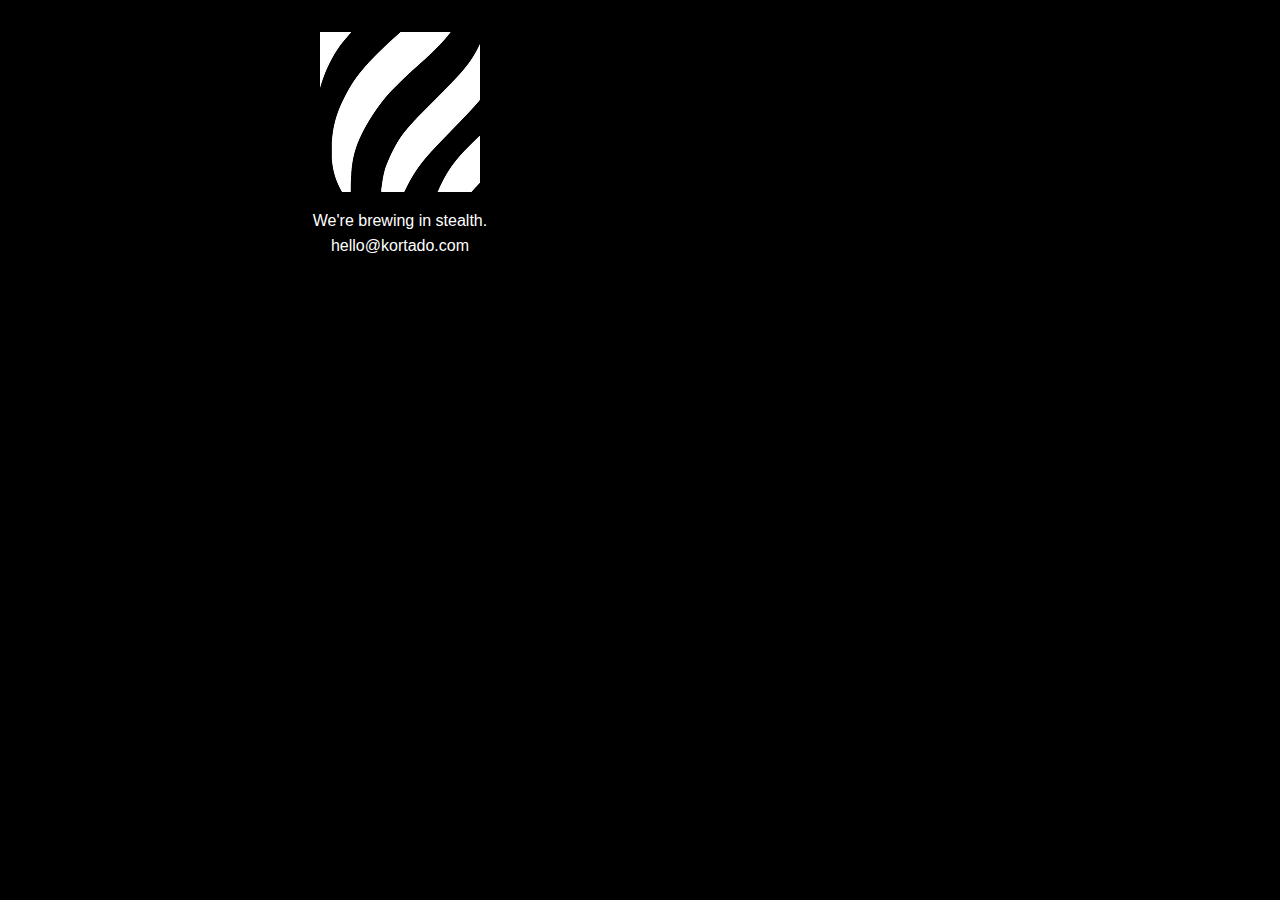
<file: index.html>
<!DOCTYPE html>
<html lang="en">
<head>
    <meta charset="UTF-8">
    <meta name="viewport" content="width=device-width, initial-scale=1.0">
    <title>Kortado</title>
    <link href="https://fonts.googleapis.com/css2?family=Fira+Code&display=swap" rel="stylesheet">
    <link rel="stylesheet" href="styles.css">

    <!-- Google tag (gtag.js) -->
    <script async src="https://www.googletagmanager.com/gtag/js?id=G-KFFCM6ZFDQ"></script>
    <script>
        window.dataLayer = window.dataLayer || [];
        function gtag(){dataLayer.push(arguments);}
        gtag('js', new Date());
        gtag('config', 'G-KFFCM6ZFDQ');
    </script>

    <!-- Open Graph meta tags -->
    <meta property="og:title" content="Kortado">
    <meta property="og:image" content="https://raw.githubusercontent.com/kortado-barista/kortado-site/refs/heads/main/images/kortado_social_1200_630.jpg">
    <meta property="og:url" content="https://github.com/kortado-barista/kortado-site/">
    <meta property="og:type" content="website">

    <!-- Twitter Card meta tags -->
    <meta name="twitter:card" content="summary_large_image">
    <meta name="twitter:title" content="Kortado">
    <meta name="twitter:image" content="https://raw.githubusercontent.com/kortado-barista/kortado-site/refs/heads/main/images/kortado_social_1200_630.jpg">

    <meta property="og:image" content="https://raw.githubusercontent.com/kortado-barista/kortado-site/refs/heads/main/images/kortado_social_1200_630.jpg">
    <link rel="icon" href="images/favicon_48.ico" type="image/x-icon">
    
</head>
<body>
    <div class="content">
        <img src="images/icon_only_white.png" alt="Kortado Logo" class="centered-image">
        <p>
            We're brewing in stealth.<br>
            hello@kortado.com
        </p>
    </div>
</body>
</html>
</file>
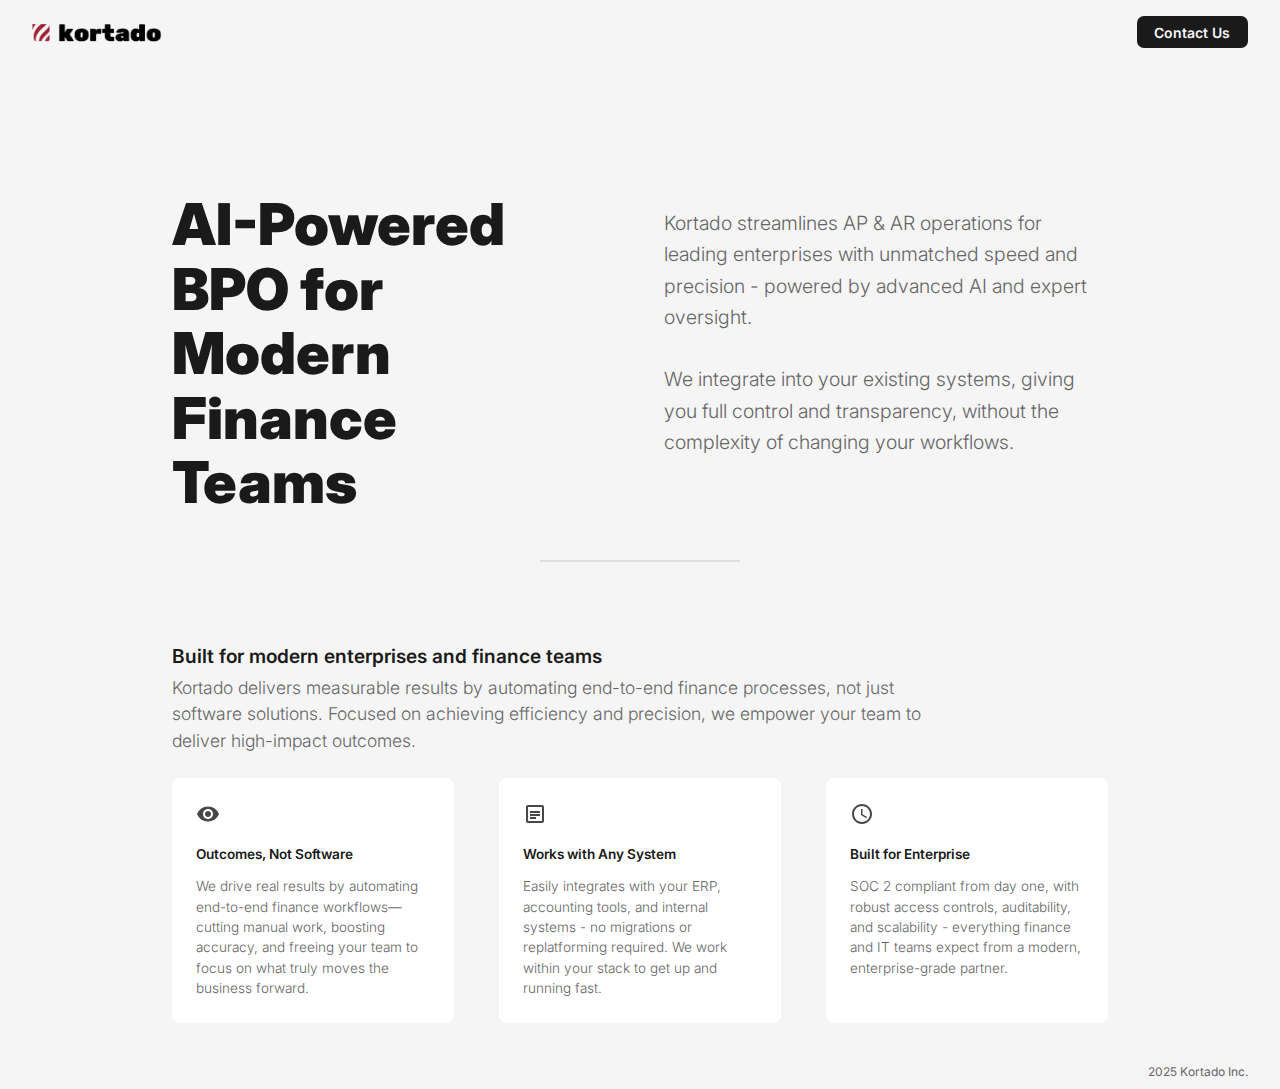
<file: about/index.html>
<!DOCTYPE html>
<html lang="en">
<head>
    <meta charset="UTF-8">
    <meta name="viewport" content="width=device-width, initial-scale=1.0">
    <title>Kortado - AI-Powered BPO</title>
    <link href="https://fonts.googleapis.com/css2?family=Inter:wght@300;400;500;600;700&display=swap" rel="stylesheet">
    <link rel="stylesheet" href="styles.css">
    <link rel="icon" type="image/png" href="images/logo_color.png">

    <!-- Google tag (gtag.js) -->
    <script async src="https://www.googletagmanager.com/gtag/js?id=G-KFFCM6ZFDQ"></script>
    <script>
        window.dataLayer = window.dataLayer || [];
        function gtag(){dataLayer.push(arguments);}
        gtag('js', new Date());
        gtag('config', 'G-KFFCM6ZFDQ');
    </script>

    <!-- Open Graph meta tags -->
    <meta property="og:title" content="Kortado">
    <meta property="og:description" content="Kortado is an AI-powered BPO for finance teams.">
    <meta property="og:image" content="https://raw.githubusercontent.com/kortado-barista/kortado-site/refs/heads/main/images/kortado_social_1200_630.png">
    <meta property="og:url" content="https://github.com/kortado-barista/kortado-site/">
    <meta property="og:type" content="website">

    <!-- Twitter Card meta tags -->
    <meta name="twitter:card" content="summary_large_image">
    <meta name="twitter:title" content="Kortado">
    <meta name="twitter:description" content="Kortado is an AI-powered BPO for finance teams.">
    <meta name="twitter:image" content="https://raw.githubusercontent.com/kortado-barista/kortado-site/refs/heads/main/images/kortado_social_1200_630.png">

    <meta property="og:image" content="https://raw.githubusercontent.com/kortado-barista/kortado-site/refs/heads/main/images/kortado_social_1200_630.png">
    <link rel="icon" href="images/favicon_48.ico" type="image/x-icon">


</head>
<body>
    <main>
        <div class="header">
            <div class="header-top">
                <img src="images/logo_color.png" alt="Kortado Logo" class="logo">
                <a href="mailto:hello@kortado.com" class="cta-button">Contact Us</a>
            </div>
            <div class="content">
                <div class="hero-section">
                    <div class="hero-left">
                        <h1>AI-Powered BPO for Modern Finance Teams</h1>
                    </div>
                    <div class="hero-right">
                        <p class="subtitle">Kortado streamlines AP & AR operations for leading enterprises with unmatched speed and precision - powered by advanced AI and expert oversight.
                            <br><br>
                            We integrate into your existing systems, giving you full control and transparency, without the complexity of changing your workflows.</p>
                    </div>
                </div>
            </div>
        </div>

        <div class="content">
            <div class="features-intro">
                <h2>Built for modern enterprises and finance teams</h2>
                <p>Kortado delivers measurable results by automating end-to-end finance processes, not just software solutions. Focused on achieving efficiency and precision, we empower your team to deliver high-impact outcomes.</p>
            </div>
            <div class="features">
                <div class="feature-box">
                    <div class="feature-icon">
                        <svg width="24" height="24" viewBox="0 0 24 24" fill="none" xmlns="http://www.w3.org/2000/svg">
                            <path d="M12 4.5C7 4.5 2.73 7.61 1 12C2.73 16.39 7 19.5 12 19.5C17 19.5 21.27 16.39 23 12C21.27 7.61 17 4.5 12 4.5ZM12 17C9.24 17 7 14.76 7 12C7 9.24 9.24 7 12 7C14.76 7 17 9.24 17 12C17 14.76 14.76 17 12 17ZM12 9C10.34 9 9 10.34 9 12C9 13.66 10.34 15 12 15C13.66 15 15 13.66 15 12C15 10.34 13.66 9 12 9Z" fill="currentColor"/>
                        </svg>
                    </div>
                    <h3>Outcomes, Not Software</h3>
                    <p>We drive real results by automating end-to-end finance workflows—cutting manual work, boosting accuracy, and freeing your team to focus on what truly moves the business forward.</p>
                </div>
                <div class="feature-box">
                    <div class="feature-icon">
                        <svg width="24" height="24" viewBox="0 0 24 24" fill="none" xmlns="http://www.w3.org/2000/svg">
                            <path d="M19 3H5C3.9 3 3 3.9 3 5V19C3 20.1 3.9 21 5 21H19C20.1 21 21 20.1 21 19V5C21 3.9 20.1 3 19 3ZM19 19H5V5H19V19Z" fill="currentColor"/>
                            <path d="M7 12H17V14H7V12Z" fill="currentColor"/>
                            <path d="M7 9H17V11H7V9Z" fill="currentColor"/>
                            <path d="M7 15H13V17H7V15Z" fill="currentColor"/>
                        </svg>
                    </div>
                    <h3>Works with Any System</h3>
                    <p>Easily integrates with your ERP, accounting tools, and internal systems - no migrations or replatforming required. We work within your stack to get up and running fast.</p>
                </div>
                <div class="feature-box">
                    <div class="feature-icon">
                        <svg width="24" height="24" viewBox="0 0 24 24" fill="none" xmlns="http://www.w3.org/2000/svg">
                            <path d="M12 2C6.48 2 2 6.48 2 12C2 17.52 6.48 22 12 22C17.52 22 22 17.52 22 12C22 6.48 17.52 2 12 2ZM12 20C7.59 20 4 16.41 4 12C4 7.59 7.59 4 12 4C16.41 4 20 7.59 20 12C20 16.41 16.41 20 12 20Z" fill="currentColor"/>
                            <path d="M12.5 7H11V13L16.2 16.2L17 14.9L12.5 12.2V7Z" fill="currentColor"/>
                        </svg>
                    </div>
                    <h3>Built for Enterprise</h3>
                    <p>SOC 2 compliant from day one, with robust access controls, auditability, and scalability - everything finance and IT teams expect from a modern, enterprise-grade partner.</p>
                </div>
            </div>
        </div>
    </main>
    <footer>
        <p>2025 Kortado Inc. </p>
    </footer>
</body>
</html>
</file>
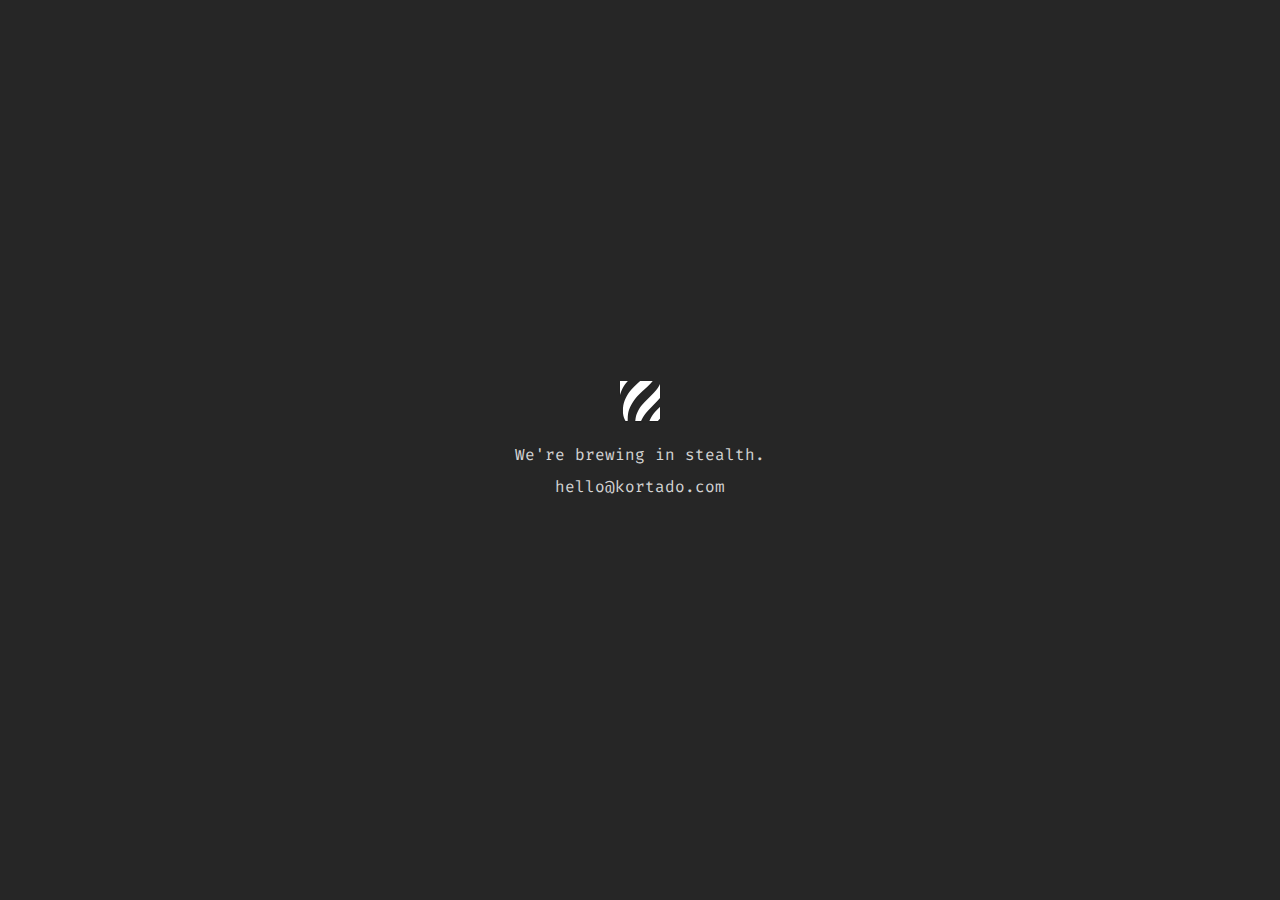
<file: kortado-stealth/index.html>
<!DOCTYPE html>
<html lang="en">
<head>
    <meta charset="UTF-8">
    <meta name="viewport" content="width=device-width, initial-scale=1.0">
    <title>Kortado</title>
    <link href="https://fonts.googleapis.com/css2?family=Fira+Code&display=swap" rel="stylesheet">
    <link rel="stylesheet" href="styles.css">

    <!-- Google tag (gtag.js) -->
    <script async src="https://www.googletagmanager.com/gtag/js?id=G-KFFCM6ZFDQ"></script>
    <script>
        window.dataLayer = window.dataLayer || [];
        function gtag(){dataLayer.push(arguments);}
        gtag('js', new Date());
        gtag('config', 'G-KFFCM6ZFDQ');
    </script>
</head>
<body>
    <div class="content">
        <img src="images/icon_only_white.png" alt="Kortado Logo" class="centered-image">
        <p>
            We're brewing in stealth.<br>
            hello@kortado.com
        </p>
    </div>
</body>
</html>
</file>
<file: styles.css>
/* styles.css */
:root {
    --primary-color: #ffffff;
    --text-color: #ffffff;
    --background: #000000;
    --feature-bg: #111111;
    --border-color: #333333;
}

* {
    margin: 0;
    padding: 0;
    box-sizing: border-box;
}

body {
    font-family: 'Inter', sans-serif;
    line-height: 1.6;
    color: var(--text-color);
    background-color: var(--background);
    min-height: 100vh;
    display: flex;
    flex-direction: column;
}

main {
    flex: 1;
    display: flex;
    flex-direction: column;
    align-items: center;
    justify-content: center;
    padding: 2rem;
}

.content {
    max-width: 800px;
    text-align: center;
    padding: 2rem;
    margin-bottom: 4rem;
}

.logo {
    width: 48px;
    height: 48px;
    margin-bottom: 2rem;
}

h1 {
    font-size: 3.5rem;
    font-weight: 700;
    line-height: 1.2;
    margin-bottom: 1.5rem;
}

.subtitle {
    font-size: 1.25rem;
    color: #999;
    margin-bottom: 2.5rem;
    max-width: 600px;
    margin-left: auto;
    margin-right: auto;
}

.cta-container {
    margin-top: 2rem;
}

.cta-button {
    display: inline-block;
    padding: 1rem 2rem;
    background-color: var(--primary-color);
    color: var(--background);
    text-decoration: none;
    border-radius: 6px;
    font-weight: 600;
    transition: opacity 0.3s ease;
}

.cta-button:hover {
    opacity: 0.9;
}

.features {
    display: grid;
    grid-template-columns: repeat(auto-fit, minmax(300px, 1fr));
    gap: 2rem;
    max-width: 1200px;
    width: 100%;
    padding: 0 2rem;
}

.feature-box {
    background-color: var(--feature-bg);
    border: 1px solid var(--border-color);
    border-radius: 8px;
    padding: 2rem;
    text-align: left;
    transition: transform 0.3s ease;
}

.feature-box:hover {
    transform: translateY(-5px);
}

.feature-box h3 {
    font-size: 1.5rem;
    margin-bottom: 1rem;
    color: var(--primary-color);
}

.feature-box p {
    color: #999;
    font-size: 1rem;
}

footer {
    text-align: center;
    padding: 2rem;
    color: #666;
    border-top: 1px solid var(--border-color);
}

@media (max-width: 768px) {
    h1 {
        font-size: 2.5rem;
    }
    
    .subtitle {
        font-size: 1.1rem;
    }
    
    .content {
        padding: 1rem;
    }

    .features {
        grid-template-columns: 1fr;
        padding: 0 1rem;
    }
}
</file>
<file: about/styles.css>
/* styles.css */
:root {
    --bg-color: #f5f5f5;
    --text-color: #1a1a1a;
    --accent-color: #1a1a1a;  /* Darker maroon */
    --secondary-text: #666666;
    --border-color: #e0e0e0;
}

* {
    margin: 0;
    padding: 0;
    box-sizing: border-box;
}

html, body {
    height: 100%;
    background-color: var(--bg-color);
    color: var(--text-color);
    font-family: 'Helvetica Neue', 'Inter', 'Arial', sans-serif;
    /* font-family: Soehne Buch,sans-serif; */
    font-weight: 300;
    line-height: 1.5;
}

main {
    min-height: 100vh;
    display: flex;
    flex-direction: column;
}

.content {
    max-width: 1000px;
    margin: 0 auto;
    padding: 2rem;
    flex: 1;
}

.header {
    margin: 0 0 0rem;
    width: 100%;
    padding-top: 1rem;
}

.header-top {
    display: flex;
    justify-content: space-between;
    align-items: center;
    margin-bottom: 6rem;
    padding: 0 2rem 1rem;
    width: 100%;
    max-width: 100%;
}

.logo {
    width: 130px;
    height: auto;
    /* filter: brightness(0) saturate(100%) invert(20%) sepia(100%) saturate(1000%) hue-rotate(0deg) brightness(60%) contrast(90%); */
}

.cta-button {
    display: inline-block;
    font-size: 14px;
    padding: 0.35rem 1.1rem;
    background-color: var(--accent-color);
    color: var(--bg-color);
    text-decoration: none;
    font-weight: 600;
    border-radius: 7px;
    transition: opacity 0.2s;
}

.cta-button:hover {
    opacity: 0.9;
}

.hero-section {
    display: grid;
    grid-template-columns: 1fr 1fr;
    gap: 3rem;
    align-items: start;
    max-width: 1000px;
    margin: 0 auto;
    padding-bottom: 2rem;
    position: relative;
}

.hero-section::after {
    content: '';
    position: absolute;
    bottom: 0.5rem;
    left: 50%;
    transform: translateX(-50%);
    width: 200px;
    height: 2px;
    background-color: var(--border-color);
}

.hero-left {
    padding-right: 2rem;
}

.hero-right {
    display: flex;
    flex-direction: column;
    justify-content: flex-start;
    padding-top: 1rem;
}

h1 {
    font-size: 3.6rem;
    font-weight: 900;
    line-height: 1.12;
    text-align: left;
}

.subtitle {
    font-size: 1.22rem;
    color: var(--secondary-text);
    line-height: 1.6;
    text-align: left;
    font-weight: 300;
    margin-bottom: 5rem;
}

.emoji {
    font-size: 1.5rem;
    margin: 1.5rem 0 0;
    line-height: 1;
}

.features-intro {
    text-align: left;
    margin: 0;
    max-width: 1000px;
    padding-top: 0.5rem;
    margin-bottom: 1.5rem;
}

.features-intro h2 {
    font-size: 1.2rem;
    font-weight: 600;
    margin-bottom: 0.25rem;
}

.features-intro p {
    font-size: 1.1rem;
    color: var(--secondary-text);
    font-weight: 300;
    line-height: 1.5;
    margin: 0;
    max-width: 82%;
}

.features {
    display: grid;
    grid-template-columns: repeat(3, 1fr);
    gap: 2.8rem;
    margin-top: 0;
    max-width: 1000px;
    margin: 0 auto;
}

.feature-box {
    padding: 1.5rem;
    border: none;
    border-radius: 8px;
    transition: transform 0.2s;
    width: 100%;
    background-color: white;
}

.feature-icon {
    margin-bottom: 0.75rem;
    color: var(--accent-color);
    opacity: 0.8;
}

.feature-box:hover {
    transform: translateY(-4px);
}

.feature-box:hover .feature-icon {
    opacity: 1;
}

.feature-box h3 {
    font-size: 0.85rem;
    margin-bottom: 0.75rem;
    font-weight: 600;
}

.feature-box p {
    color: var(--secondary-text);
    font-weight: 300;
    font-size: 0.85rem;
    line-height: 1.5;
}

footer {
    font-size: 12px;
    text-align: right;
    padding: 0.5rem 2rem;
    color: var(--secondary-text);
    margin-top: 0;
}

footer p {
    font-weight: 400;
}

@media (max-width: 768px) {
    .content {
        padding: 1rem;
    }

    .hero-section {
        grid-template-columns: 1fr;
        gap: 2rem;
    }

    .hero-left, .hero-right {
        padding: 0;
    }

    .hero-right {
        border-left: none;
        border-top: 1px solid var(--border-color);
        padding-top: 2rem;
    }

    h1 {
        font-size: 2.5rem;
    }

    .subtitle {
        font-size: 1.2rem;
    }

    .header {
        margin: 0 0 4rem;
    }

    .header-top {
        margin-bottom: 2rem;
    }

    .features {
        grid-template-columns: 1fr;
    }
}
</file>
<file: kortado-stealth/styles.css>
/* styles.css */
html, body {
    font-family: "Fira Code", monospace;
    background-color: #262626;
    color: #D3D3D3;
    margin: 0;
    padding: 0;
    height: 100%;
    display: flex;
    justify-content: center;
    align-items: center;
    min-height: 100vh;
    text-align: center;
}

.content {
    display: flex;
    flex-direction: column; /* Stack items vertically */
    align-items: center; /* Center items inside */
}

.centered-image {
    width: 42px;
    height: 42px;
}

h1 {
    font-size: 2em;
}

p {
    font-size: 1em;
    line-height: 2;

}
</file>
